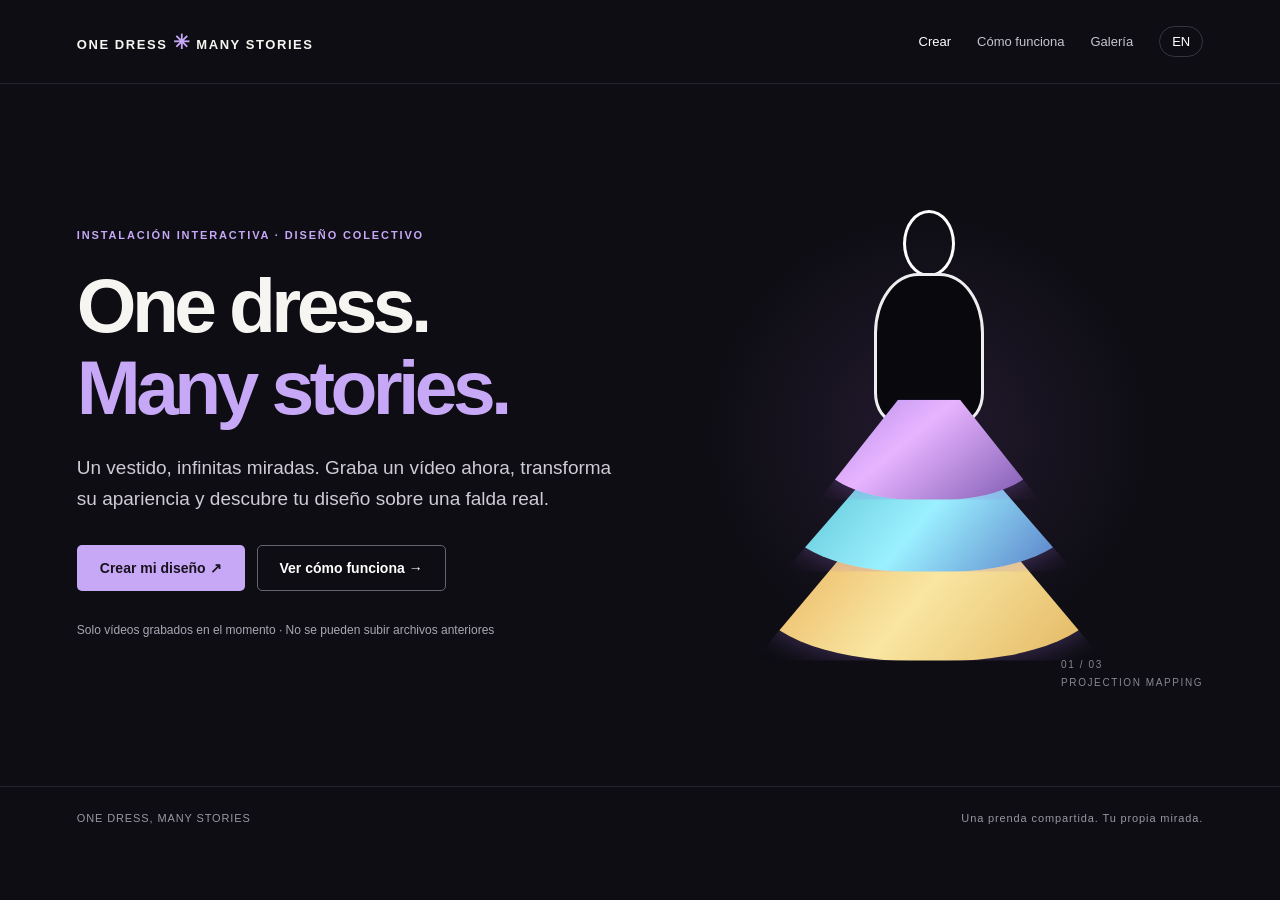
<file: index.html>
<!doctype html><html lang="es"><head><meta charset="utf-8"><meta name="viewport" content="width=device-width, initial-scale=1"><title>One Dress, Many Stories</title><link rel="stylesheet" href="style.css"></head><body><header><a class="logo" href="index.html">ONE DRESS <span>✳</span> MANY STORIES</a><nav><a class="active" href="index.html" data-i18n="create">Crear</a><a href="guide.html" data-i18n="guide">Cómo funciona</a><a href="gallery.html" data-i18n="gallery">Galería</a><button id="lang" class="lang">EN</button></nav></header><main class="hero"><section class="intro"><p class="eyebrow" data-i18n="eyebrow">INSTALACIÓN INTERACTIVA · DISEÑO COLECTIVO</p><h1>One dress.<br><em>Many stories.</em></h1><p class="lead" data-i18n="intro">Un vestido, infinitas miradas. Graba un vídeo ahora, transforma su apariencia y descubre tu diseño sobre una falda real.</p><div class="actions"><a class="primary" href="create.html" data-i18n="start">Crear mi diseño ↗</a><a class="secondary" href="guide.html" data-i18n="how">Ver cómo funciona →</a></div><p class="small" data-i18n="noUpload">Solo vídeos grabados en el momento · No se pueden subir archivos anteriores</p></section><section class="visual"><div class="halo"></div><div class="dress"><div class="head"></div><div class="torso"></div><div class="tier t1"></div><div class="tier t2"></div><div class="tier t3"></div></div><div class="visual-note">01 / 03<br>PROJECTION MAPPING</div></section></main><footer>ONE DRESS, MANY STORIES <span>Una prenda compartida. Tu propia mirada.</span></footer><script src="script.js"></script></body></html>
</file>
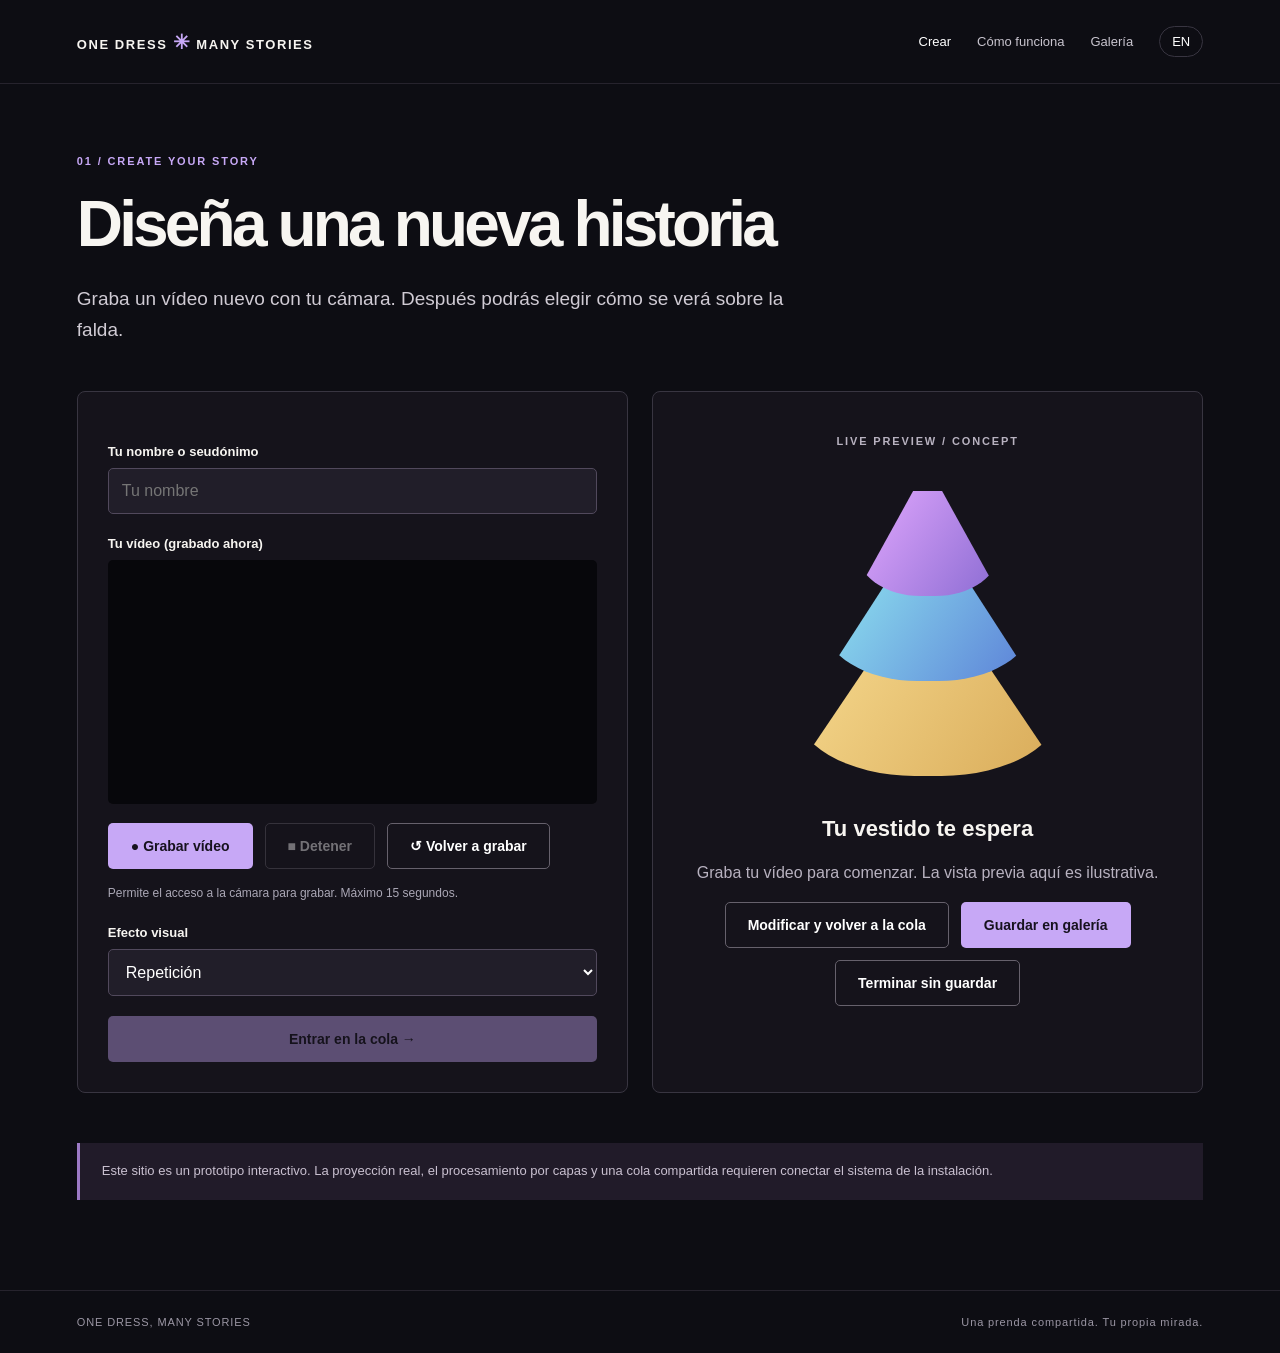
<file: create.html>
<!doctype html><html lang="es"><head><meta charset="utf-8"><meta name="viewport" content="width=device-width, initial-scale=1"><title>Crear · One Dress, Many Stories</title><link rel="stylesheet" href="style.css"></head><body><header><a class="logo" href="index.html">ONE DRESS <span>✳</span> MANY STORIES</a><nav><a class="active" href="index.html" data-i18n="create">Crear</a><a href="guide.html" data-i18n="guide">Cómo funciona</a><a href="gallery.html" data-i18n="gallery">Galería</a><button id="lang" class="lang">EN</button></nav></header><main class="page create"><p class="eyebrow">01 / CREATE YOUR STORY</p><h1 data-i18n="makeTitle">Diseña una nueva historia</h1><p class="lead narrow" data-i18n="makeIntro">Graba un vídeo nuevo con tu cámara. Después podrás elegir cómo se verá sobre la falda.</p><div class="studio"><section class="panel"><label for="name" data-i18n="nameLabel">Tu nombre o seudónimo</label><input id="name" maxlength="35" placeholder="Tu nombre"><label data-i18n="recordLabel">Tu vídeo (grabado ahora)</label><video id="camera" autoplay muted playsinline></video><video id="recorded" controls playsinline hidden></video><div class="actions"><button class="primary" id="record" data-i18n="record">● Grabar vídeo</button><button class="secondary" id="stop" disabled data-i18n="stop">■ Detener</button><button class="secondary" id="again" hidden data-i18n="again">↺ Volver a grabar</button></div><p class="small" id="cameraStatus" aria-live="polite" data-i18n="cameraHelp">Permite el acceso a la cámara para grabar. Máximo 15 segundos.</p><label for="effect" data-i18n="effectLabel">Efecto visual</label><select id="effect"><option value="repeat" data-i18n="repeat">Repetición</option><option value="rotate" data-i18n="rotate">Rotación</option><option value="delay" data-i18n="delay">Desfase entre capas</option></select><button id="submit" class="primary wide" disabled data-i18n="queue">Entrar en la cola →</button></section><section class="panel result"><p class="eyebrow">LIVE PREVIEW / CONCEPT</p><div class="preview-dress"><div class="preview-top"></div><div class="preview-mid"></div><div class="preview-bottom"></div></div><div id="stage"><h2 data-i18n="waitingTitle">Tu vestido te espera</h2><p data-i18n="waitingText">Graba tu vídeo para comenzar. La vista previa aquí es ilustrativa.</p></div><div class="actions" id="decision" hidden><button class="secondary" id="revise" data-i18n="revise">Modificar y volver a la cola</button><button class="primary" id="save" data-i18n="save">Guardar en galería</button><button class="secondary" id="discard" data-i18n="discard">Terminar sin guardar</button></div></section></div><aside class="notice" data-i18n="demoNote">Este sitio es un prototipo interactivo. La proyección real, el procesamiento por capas y una cola compartida requieren conectar el sistema de la instalación.</aside></main><footer>ONE DRESS, MANY STORIES <span>Una prenda compartida. Tu propia mirada.</span></footer><script src="script.js"></script></body></html>
</file>
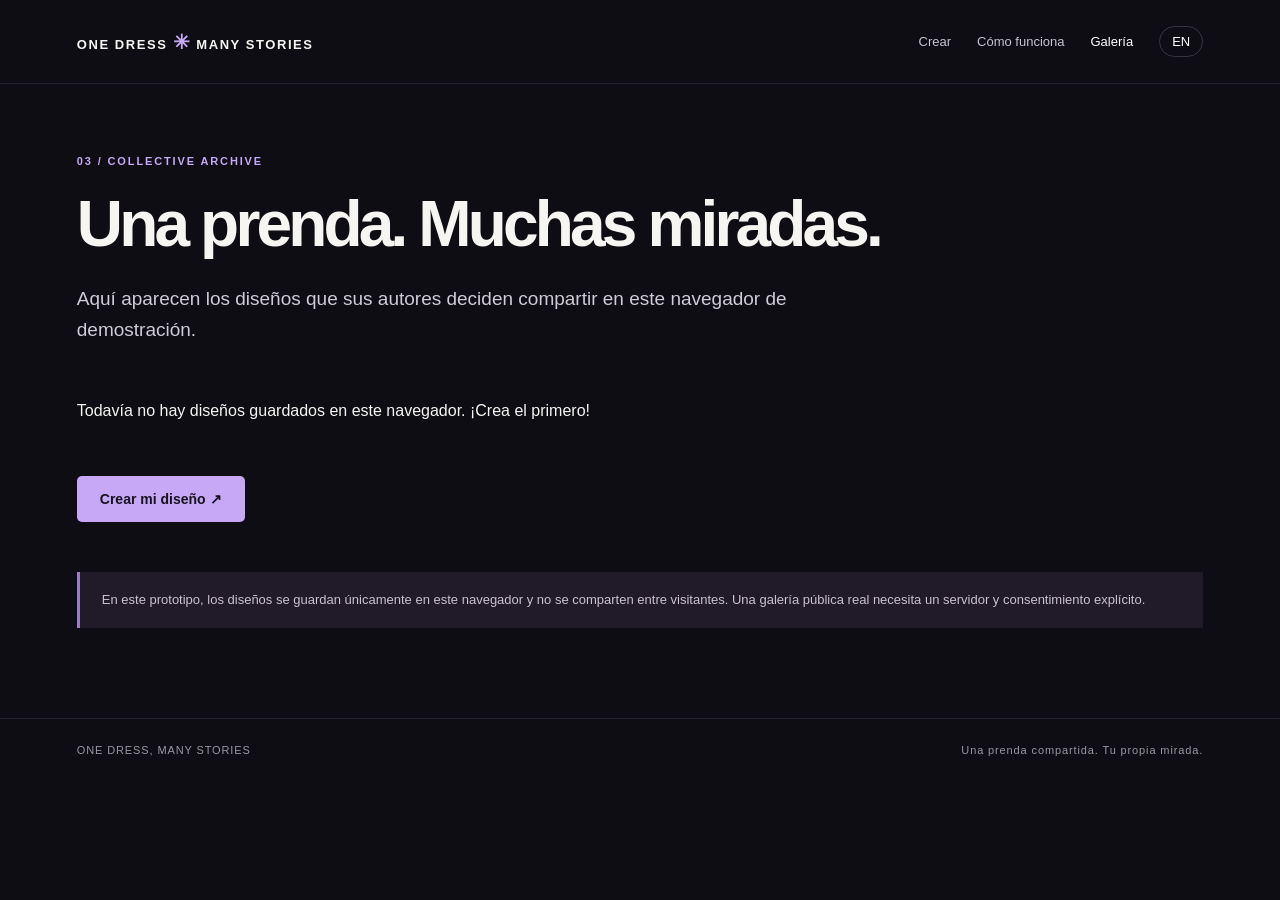
<file: gallery.html>
<!doctype html><html lang="es"><head><meta charset="utf-8"><meta name="viewport" content="width=device-width, initial-scale=1"><title>Galería · One Dress, Many Stories</title><link rel="stylesheet" href="style.css"></head><body><header><a class="logo" href="index.html">ONE DRESS <span>✳</span> MANY STORIES</a><nav><a href="index.html" data-i18n="create">Crear</a><a href="guide.html" data-i18n="guide">Cómo funciona</a><a class="active" href="gallery.html" data-i18n="gallery">Galería</a><button id="lang" class="lang">EN</button></nav></header><main class="page"><p class="eyebrow">03 / COLLECTIVE ARCHIVE</p><h1 data-i18n="galleryTitle">Una prenda. Muchas miradas.</h1><p class="lead narrow" data-i18n="galleryIntro">Aquí aparecen los diseños que sus autores deciden compartir en este navegador de demostración.</p><div id="galleryList" class="gallery-list"></div><a href="create.html" class="primary" data-i18n="start">Crear mi diseño ↗</a><aside class="notice" data-i18n="galleryNote">En este prototipo, los diseños se guardan únicamente en este navegador y no se comparten entre visitantes. Una galería pública real necesita un servidor y consentimiento explícito.</aside></main><footer>ONE DRESS, MANY STORIES <span>Una prenda compartida. Tu propia mirada.</span></footer><script src="script.js"></script></body></html>
</file>
<file: style.css>
:root{color-scheme:dark;--bg:#0d0d13;--ink:#f7f5f1;--muted:#aaa7b5;--accent:#c7a8f6;--line:#383541}*{box-sizing:border-box}body{margin:0;background:var(--bg);color:var(--ink);font-family:Inter,Arial,Helvetica,sans-serif}a{color:inherit;text-decoration:none}button,input,select{font:inherit}button{cursor:pointer}header{display:flex;align-items:center;justify-content:space-between;gap:20px;padding:26px 6%;border-bottom:1px solid #26232d}.logo{font-weight:800;letter-spacing:.12em;font-size:13px}.logo span{color:var(--accent);font-size:20px}nav{display:flex;gap:26px;align-items:center}nav a,nav button{font-size:13px;color:#c8c4ce}nav .active{color:#fff}nav a:hover{color:var(--accent)}.lang{border:1px solid var(--line);background:none;color:white;border-radius:20px;padding:7px 12px}.hero{min-height:78vh;display:grid;grid-template-columns:1fr 1fr;align-items:center;max-width:1300px;margin:auto;padding:60px 6%;gap:30px}.eyebrow{color:var(--accent);letter-spacing:.17em;font-weight:700;font-size:11px}.hero h1,.page h1{font-size:clamp(46px,6vw,90px);line-height:1.06;letter-spacing:-.06em;margin:24px 0}.hero h1 em{color:var(--accent);font-style:normal}.lead{font-size:19px;line-height:1.65;color:#d0cbd4;max-width:580px}.narrow{max-width:720px}.actions{display:flex;flex-wrap:wrap;align-items:center;gap:12px;margin:30px 0}.primary,.secondary{display:inline-flex;align-items:center;justify-content:center;padding:14px 22px;border-radius:5px;font-weight:700;font-size:14px;border:1px solid transparent}.primary{background:var(--accent);color:#17121e}.secondary{background:transparent;border-color:#66616c;color:#fff}.primary:disabled,.secondary:disabled{opacity:.4;cursor:not-allowed}.small{font-size:12px;line-height:1.6;color:var(--muted)}.visual{position:relative;min-height:530px;display:grid;place-items:center}.halo{position:absolute;width:480px;height:480px;border-radius:50%;background:radial-gradient(circle,#7d4c9e33,transparent 67%)}.dress{width:360px;height:475px;position:relative}.head{position:absolute;left:154px;top:12px;width:52px;height:67px;border:3px solid #fff;border-radius:50%}.torso{position:absolute;top:75px;left:125px;width:110px;height:150px;border:3px solid #eee;border-radius:40% 40% 20% 20%;background:#08080d}.tier{position:absolute;left:50%;transform:translateX(-50%);clip-path:polygon(36% 0,64% 0,100% 100%,0 100%);border-radius:0 0 45% 45%;background:linear-gradient(140deg,#ab86e6,#e8b4ff 40%,#7755ad);box-shadow:0 0 30px #a06fdd66}.t1{top:202px;width:220px;height:100px;z-index:3}.t2{top:254px;width:290px;height:120px;z-index:2;background:linear-gradient(130deg,#4fbac9,#9bf0ff,#5374c2)}.t3{top:313px;width:350px;height:150px;z-index:1;background:linear-gradient(130deg,#e5a74f,#f9e6a1,#e1b35d)}.visual-note{position:absolute;bottom:8px;right:0;color:#8c8594;font-size:10px;letter-spacing:.16em;line-height:1.8}.page{max-width:1300px;padding:60px 6% 90px;margin:auto}.page h1{font-size:clamp(44px,5vw,72px)}.guide-grid{display:grid;grid-template-columns:1.2fr .8fr;gap:45px;margin-top:50px;align-items:start}.guide-art img{width:100%;display:block;border-radius:8px;border:1px solid #36313d}.caption{font-size:12px;color:#9994a3;line-height:1.6}.steps h2{font-size:26px;margin-top:0}.step{display:flex;gap:22px;padding:20px 0;border-bottom:1px solid var(--line)}.step b{color:var(--accent);font-size:18px}.step h3{margin:0 0 8px;font-size:17px}.step p{margin:0;color:#b9b4c0;line-height:1.6;font-size:14px}.steps .primary{margin-top:30px}.notice{border-left:3px solid #9c7ac6;background:#211b29;padding:18px 22px;margin-top:50px;color:#c9c0d0;line-height:1.6;font-size:13px}.studio{display:grid;grid-template-columns:1fr 1fr;gap:24px;margin-top:45px}.panel{border:1px solid var(--line);border-radius:8px;padding:30px;background:#15131b}.panel label{display:block;margin:22px 0 9px;font-weight:700;font-size:13px}.panel input,.panel select{width:100%;background:#211e29;color:white;border:1px solid #51495c;border-radius:5px;padding:13px}.panel video{width:100%;max-height:300px;background:#07070b;border-radius:5px;object-fit:contain}.panel video[hidden]{display:none}.panel .actions{margin:15px 0}.wide{width:100%;margin-top:20px}.result{text-align:center}.preview-dress{height:330px;position:relative;margin:10px auto 25px;max-width:280px}.preview-top,.preview-mid,.preview-bottom{position:absolute;left:50%;transform:translateX(-50%);clip-path:polygon(40% 0,60% 0,100% 100%,0 100%);border-radius:0 0 45% 45%;background:linear-gradient(125deg,#e4a9ff,#8a6bd2)}.preview-top{width:145px;height:105px;top:30px;z-index:3}.preview-mid{width:210px;height:130px;top:90px;z-index:2;background:linear-gradient(125deg,#92ebf1,#5b7fd7)}.preview-bottom{width:270px;height:160px;top:155px;background:linear-gradient(125deg,#f8dc91,#d8aa58)}.result h2{font-size:22px}.result p{color:#b8b2c0;line-height:1.6}.result .actions{justify-content:center}.gallery-list{display:grid;grid-template-columns:repeat(auto-fit,minmax(220px,1fr));gap:20px;margin:40px 0}.gallery-card{background:#1b1822;border:1px solid var(--line);border-radius:8px;padding:25px}.gallery-card h3{margin-top:0}.gallery-card p{color:#bbb5c4}.gallery-card video{width:100%;max-height:250px}footer{padding:25px 6%;border-top:1px solid #26232d;color:#9b96a4;display:flex;justify-content:space-between;gap:15px;font-size:11px;letter-spacing:.08em}@media(max-width:850px){header{flex-wrap:wrap;padding:20px 5%}nav{gap:13px;flex-wrap:wrap}.hero,.guide-grid,.studio{grid-template-columns:1fr}.hero{padding:45px 6%}.visual{min-height:420px}.dress{transform:scale(.82)}.page{padding:40px 6% 70px}footer{flex-wrap:wrap}}
</file>
